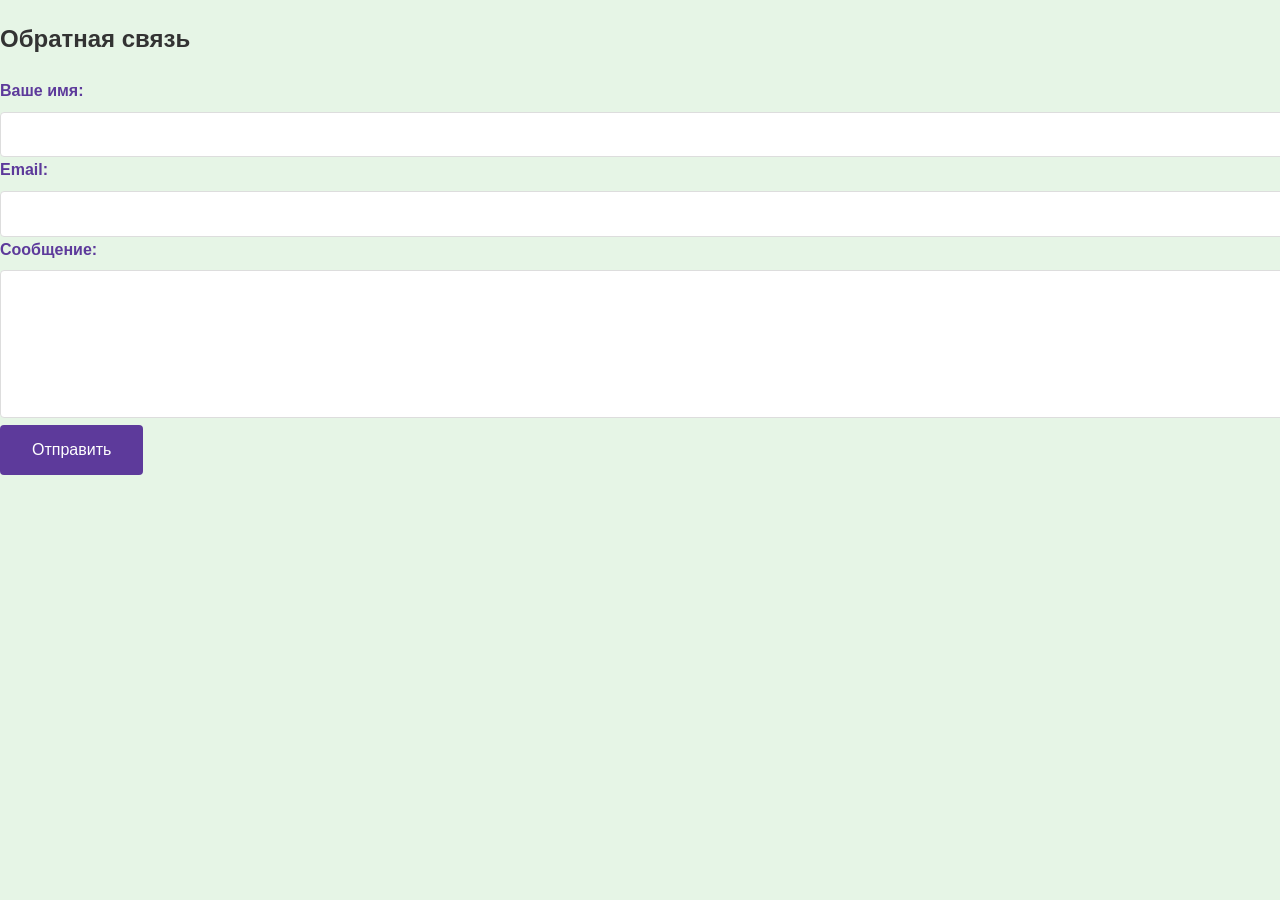
<file: contacts.html>
<!DOCTYPE html>
<html lang="ru">
<head>
    <meta charset="UTF-8">
    <title>Связаться с нами</title>
    <link rel="stylesheet" href="style.css">
    <link rel="manifest" href="manifest.json">
</head>
<body>
    <div class="form-container">
        <h2>Обратная связь</h2>


        <form action="submit_form.php" method="post">
            <label for="name">Ваше имя:</label>
            <input type="text" id="name" name="name" required>

            <label for="email">Email:</label>
            <input type="email" id="email" name="email" required>

            <label for="message">Сообщение:</label>
            <textarea id="message" name="message" required></textarea>

            <button type="submit">Отправить</button>
        </form>
    </div>

    
</body>
</html>
</file>
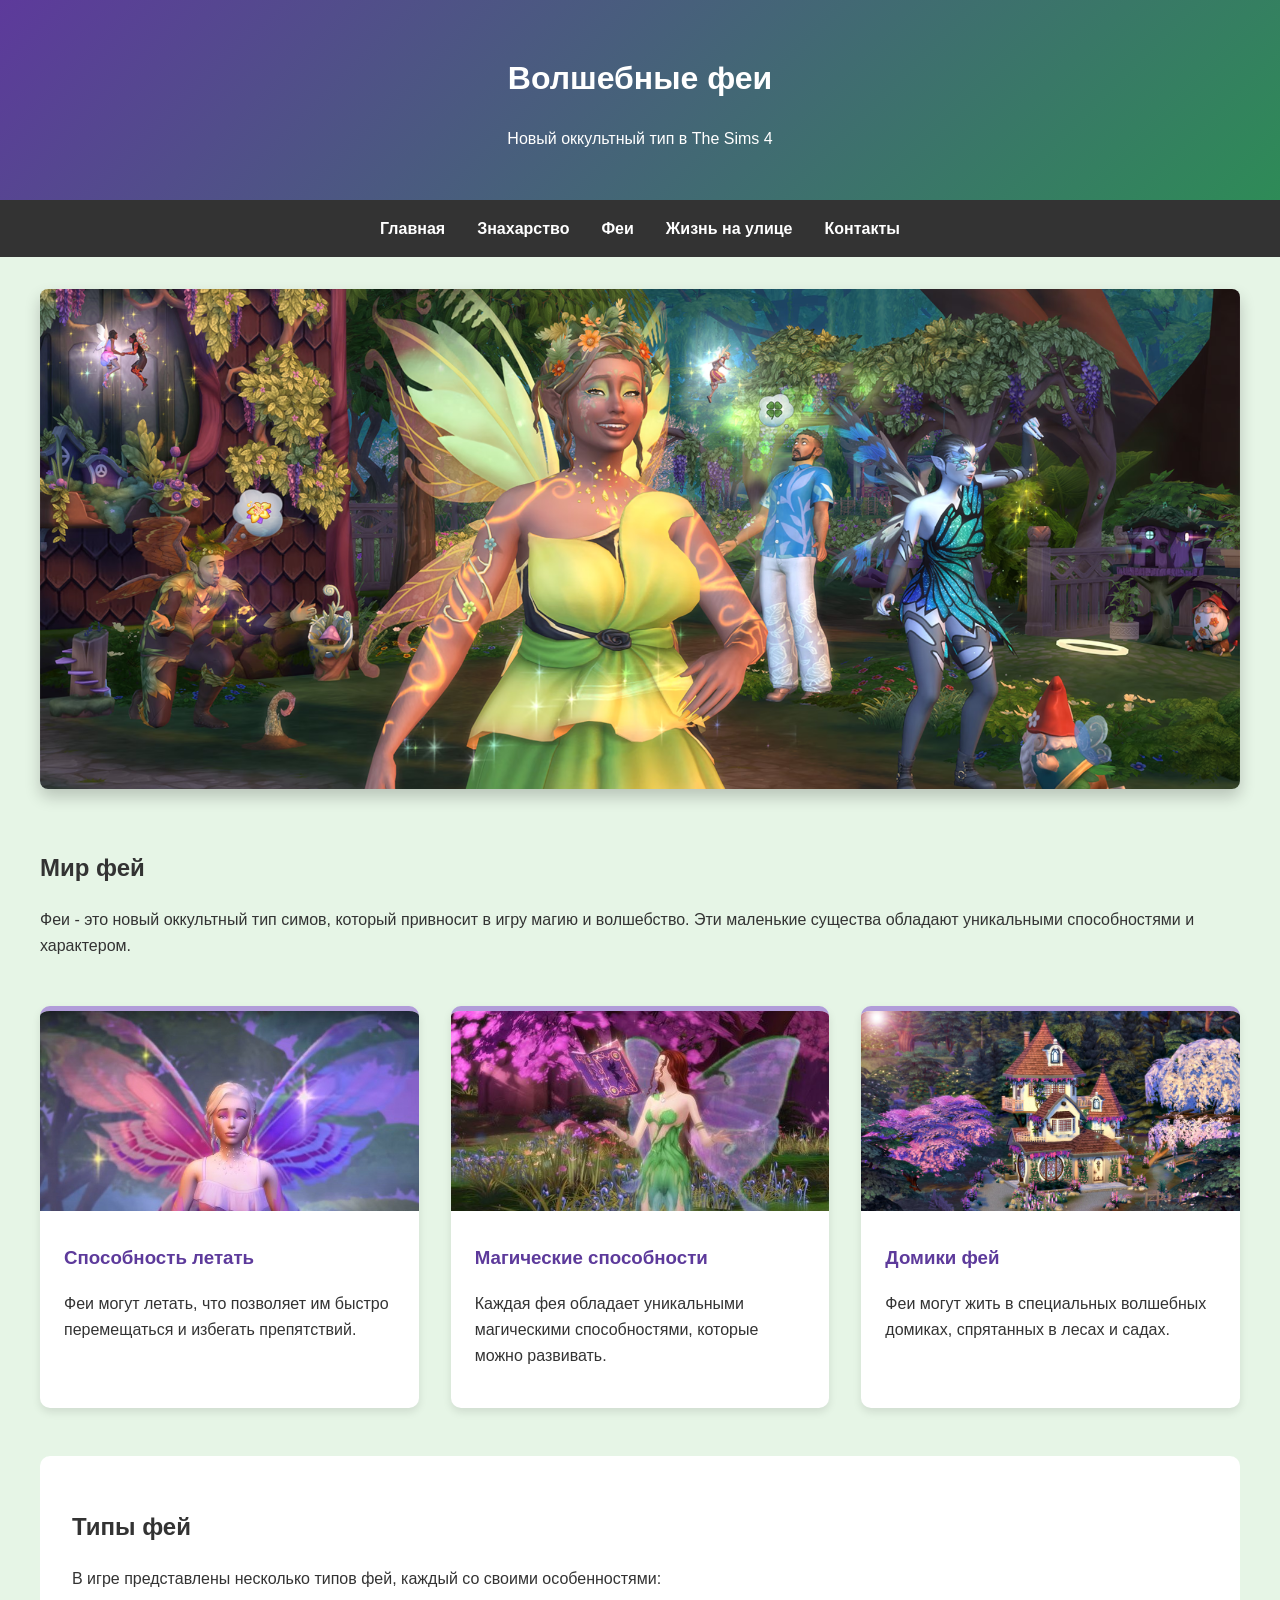
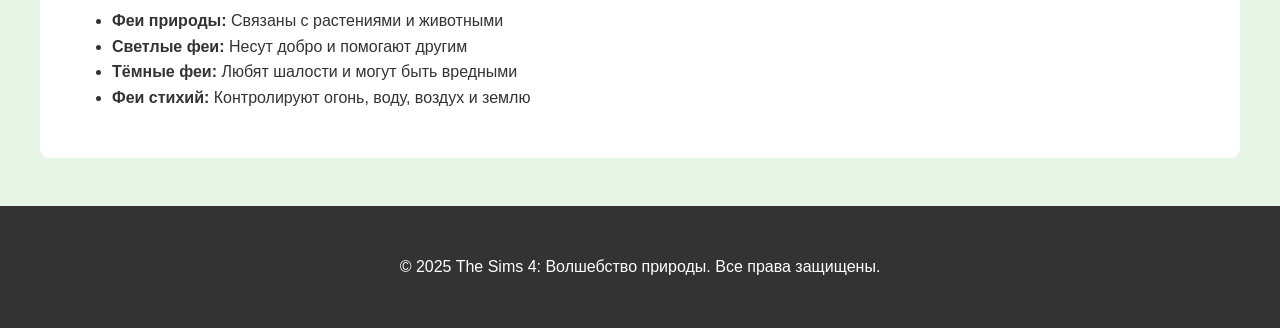
<file: fairies.html>
<!DOCTYPE html>
<html lang="ru">
<head>
    <link rel="manifest" href="manifest.json">
    <meta charset="UTF-8">
    <meta name="viewport" content="width=device-width, initial-scale=1.0">
    <title>The Sims 4: Волшебные феи</title>
    <link rel="stylesheet" href="style.css">
    <style>
        .fairy-features {
            display: flex;
            flex-wrap: wrap;
            gap: 2rem;
            margin: 3rem 0;
        }
        
        .fairy-card {
            flex: 1;
            min-width: 300px;
            background: white;
            border-radius: 10px;
            overflow: hidden;
            box-shadow: 0 4px 8px rgba(0,0,0,0.1);
            border-top: 5px solid var(--accent);
        }
        
        .fairy-card img {
            width: 100%;
            height: 200px;
            object-fit: cover;
        }
        
        .fairy-content {
            padding: 1.5rem;
        }
        
        .fairy-card h3 {
            color: var(--primary);
            margin-top: 0;
        }
        
        .fairy-types {
            background: white;
            padding: 2rem;
            border-radius: 10px;
            margin: 2rem 0;
        }
    </style>
</head>
<body>
    <header>
        <div class="container">
            <h1>Волшебные феи</h1>
            <p class="subtitle">Новый оккультный тип в The Sims 4</p>
        </div>
    </header>
    
    <nav>
        <ul>
            <li><a href="index.html">Главная</a></li>
            <li><a href="herbalism.html">Знахарство</a></li>
            <li><a href="fairies.html">Феи</a></li>
            <li><a href="outdoor.html">Жизнь на улице</a></li>
            <li><a href="contacts.html">Контакты</a></li>
        </ul>
    </nav>
    
    <div class="container">
        <img src="images/fairies-main.avif" alt="Феи в The Sims 4" class="main-image">
        
        <h2>Мир фей</h2>
        <p>Феи - это новый оккультный тип симов, который привносит в игру магию и волшебство. Эти маленькие существа обладают уникальными способностями и характером.</p>
        
        <div class="fairy-features">
            <div class="fairy-card">
                <img src="images/fairy-flight.jpg" alt="Полёт фей">
                <div class="fairy-content">
                    <h3>Способность летать</h3>
                    <p>Феи могут летать, что позволяет им быстро перемещаться и избегать препятствий.</p>
                </div>
            </div>
            
            <div class="fairy-card">
                <img src="images/fairy-magic.jpg" alt="Магия фей">
                <div class="fairy-content">
                    <h3>Магические способности</h3>
                    <p>Каждая фея обладает уникальными магическими способностями, которые можно развивать.</p>
                </div>
            </div>
            
            <div class="fairy-card">
                <img src="images/fairy-house.jpg" alt="Домики фей">
                <div class="fairy-content">
                    <h3>Домики фей</h3>
                    <p>Феи могут жить в специальных волшебных домиках, спрятанных в лесах и садах.</p>
                </div>
            </div>
        </div>
        
        <div class="fairy-types">
            <h2>Типы фей</h2>
            <p>В игре представлены несколько типов фей, каждый со своими особенностями:</p>
            
            <ul>
                <li><strong>Феи природы:</strong> Связаны с растениями и животными</li>
                <li><strong>Светлые феи:</strong> Несут добро и помогают другим</li>
                <li><strong>Тёмные феи:</strong> Любят шалости и могут быть вредными</li>
                <li><strong>Феи стихий:</strong> Контролируют огонь, воду, воздух и землю</li>
            </ul>
        </div>
    </div>
    
    <footer>
        <div class="container">
            <p>© 2025 The Sims 4: Волшебство природы. Все права защищены.</p>
        </div>
    </footer>
</body>
</html>
</file>
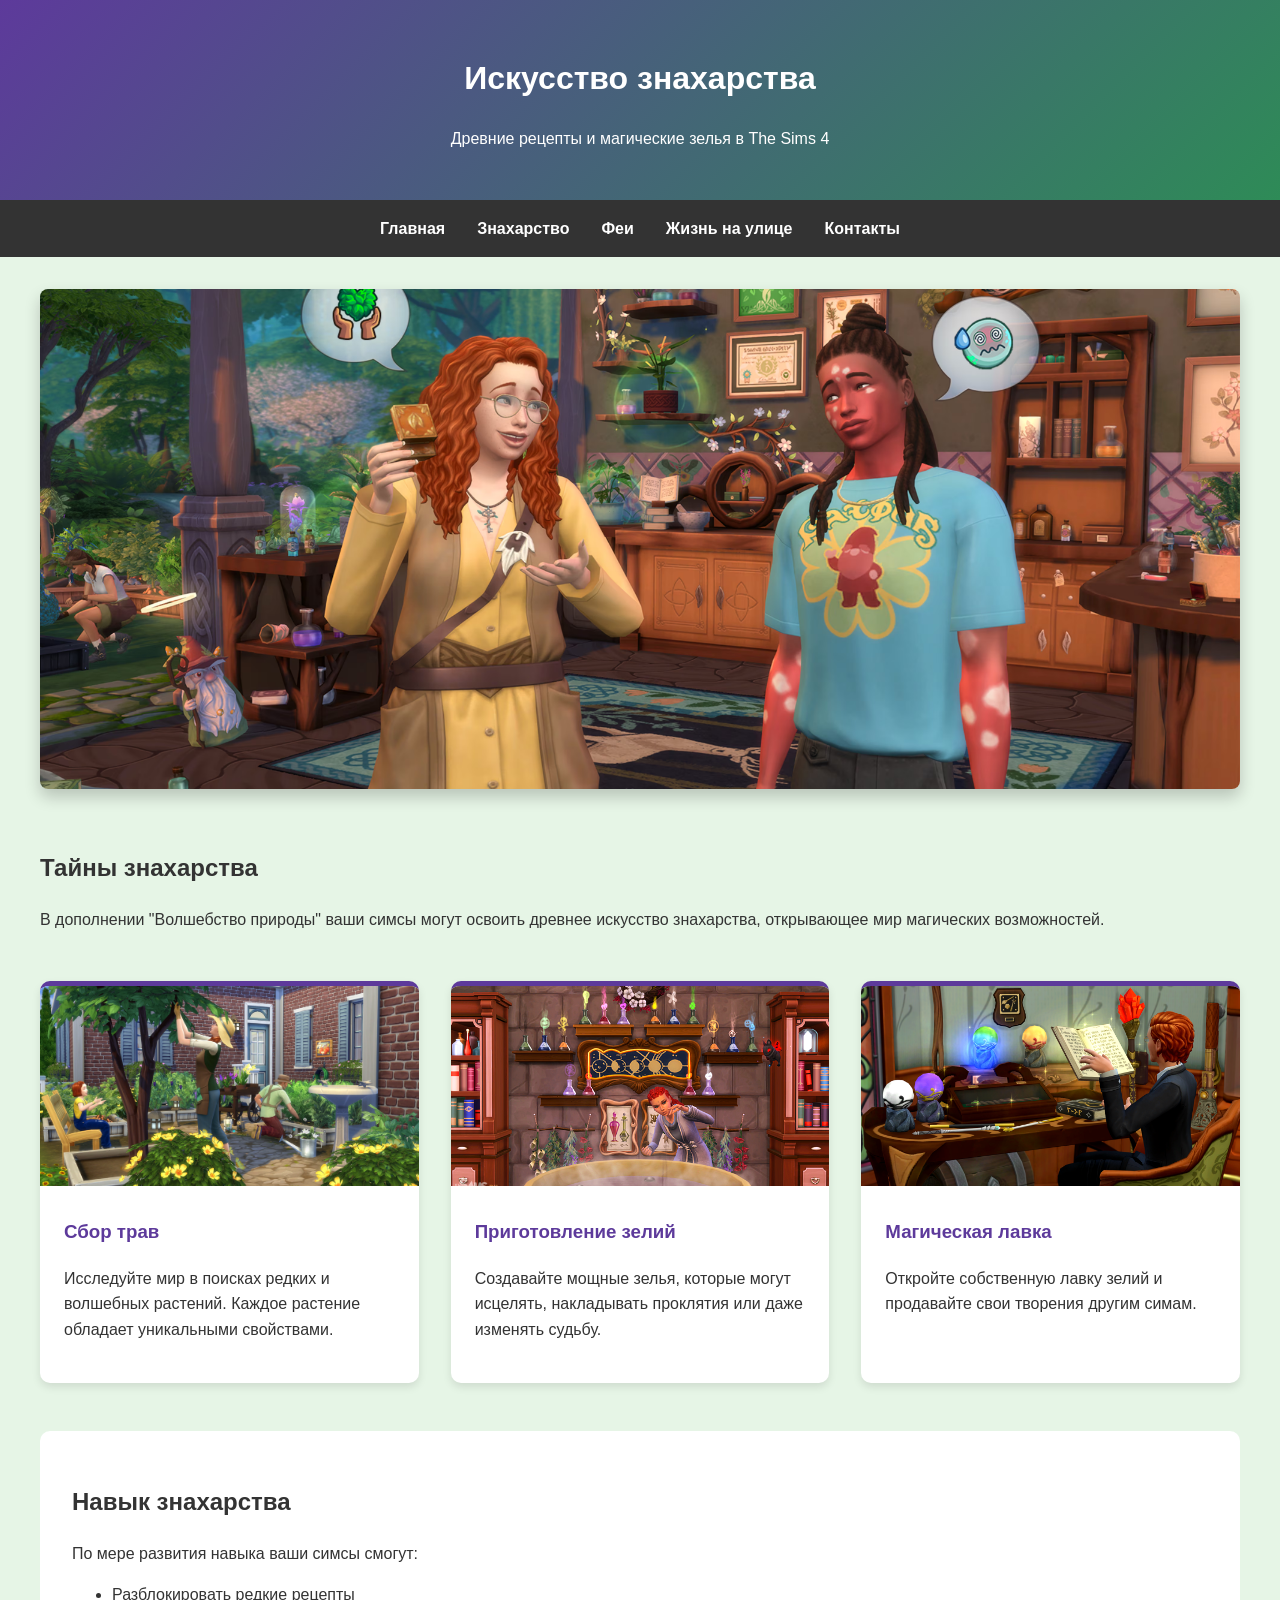
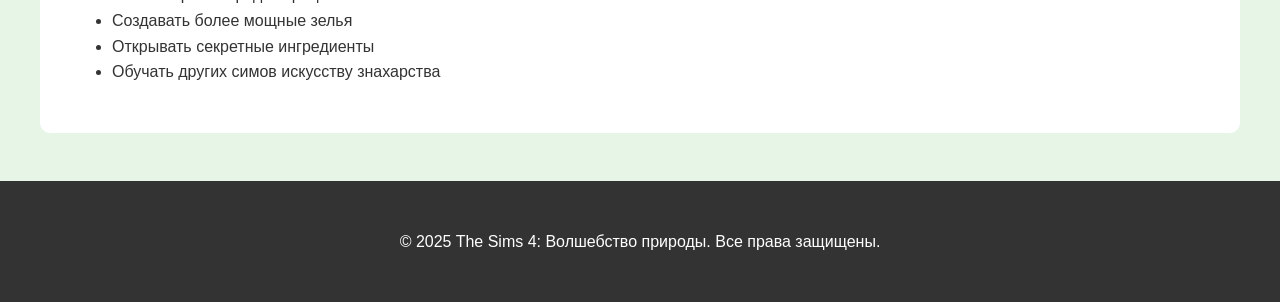
<file: herbalism.html>
<!DOCTYPE html>
<html lang="ru">
<head>
    <link rel="manifest" href="manifest.json">
    <meta charset="UTF-8">
    <meta name="viewport" content="width=device-width, initial-scale=1.0">
    <title>The Sims 4: Искусство знахарства</title>
    <link rel="stylesheet" href="style.css">
    <style>
        .herbalism-features {
            display: grid;
            grid-template-columns: repeat(auto-fit, minmax(300px, 1fr));
            gap: 2rem;
            margin: 3rem 0;
        }
        
        .herb-card {
            background: white;
            border-radius: 10px;
            overflow: hidden;
            box-shadow: 0 4px 8px rgba(0,0,0,0.1);
            border-top: 5px solid var(--primary);
        }
        
        .herb-card img {
            width: 100%;
            height: 200px;
            object-fit: cover;
        }
        
        .herb-content {
            padding: 1.5rem;
        }
        
        .herb-card h3 {
            color: var(--primary);
            margin-top: 0;
        }
    </style>
</head>
<body>
    <header>
        <div class="container">
            <h1>Искусство знахарства</h1>
            <p class="subtitle">Древние рецепты и магические зелья в The Sims 4</p>
        </div>
    </header>
    
    <nav>
        <ul>
            <li><a href="index.html">Главная</a></li>
            <li><a href="herbalism.html">Знахарство</a></li>
            <li><a href="fairies.html">Феи</a></li>
            <li><a href="outdoor.html">Жизнь на улице</a></li>
            <li><a href="contacts.html">Контакты</a></li>
        </ul>
    </nav>
    
    <div class="container">
        <img src="images/herbalism-main.avif" alt="Знахарство в The Sims 4" class="main-image">
        
        <h2>Тайны знахарства</h2>
        <p>В дополнении "Волшебство природы" ваши симсы могут освоить древнее искусство знахарства, открывающее мир магических возможностей.</p>
        
        <div class="herbalism-features">
            <div class="herb-card">
                <img src="images/herbs-collecting.jpg" alt="Сбор трав">
                <div class="herb-content">
                    <h3>Сбор трав</h3>
                    <p>Исследуйте мир в поисках редких и волшебных растений. Каждое растение обладает уникальными свойствами.</p>
                </div>
            </div>
            
            <div class="herb-card">
                <img src="images/potion-making.jpg" alt="Приготовление зелий">
                <div class="herb-content">
                    <h3>Приготовление зелий</h3>
                    <p>Создавайте мощные зелья, которые могут исцелять, накладывать проклятия или даже изменять судьбу.</p>
                </div>
            </div>
            
            <div class="herb-card">
                <img src="images/herbal-shop.jpg" alt="Магическая лавка">
                <div class="herb-content">
                    <h3>Магическая лавка</h3>
                    <p>Откройте собственную лавку зелий и продавайте свои творения другим симам.</p>
                </div>
            </div>
        </div>
        
<div class="fairy-types">
            <h2>Навык знахарства</h2>
            <p>По мере развития навыка ваши симсы смогут:</p>
            
            <ul>
                <li> Разблокировать редкие рецепты</li>
                <li> Создавать более мощные зелья</li>
                <li> Открывать секретные ингредиенты</li>
                <li> Обучать других симов искусству знахарства</li>
            </ul>
        </div>
    </div>

    <footer>
        <div class="container">
            <p>© 2025 The Sims 4: Волшебство природы. Все права защищены.</p>
        </div>
    </footer>
</body>
</html>
</file>
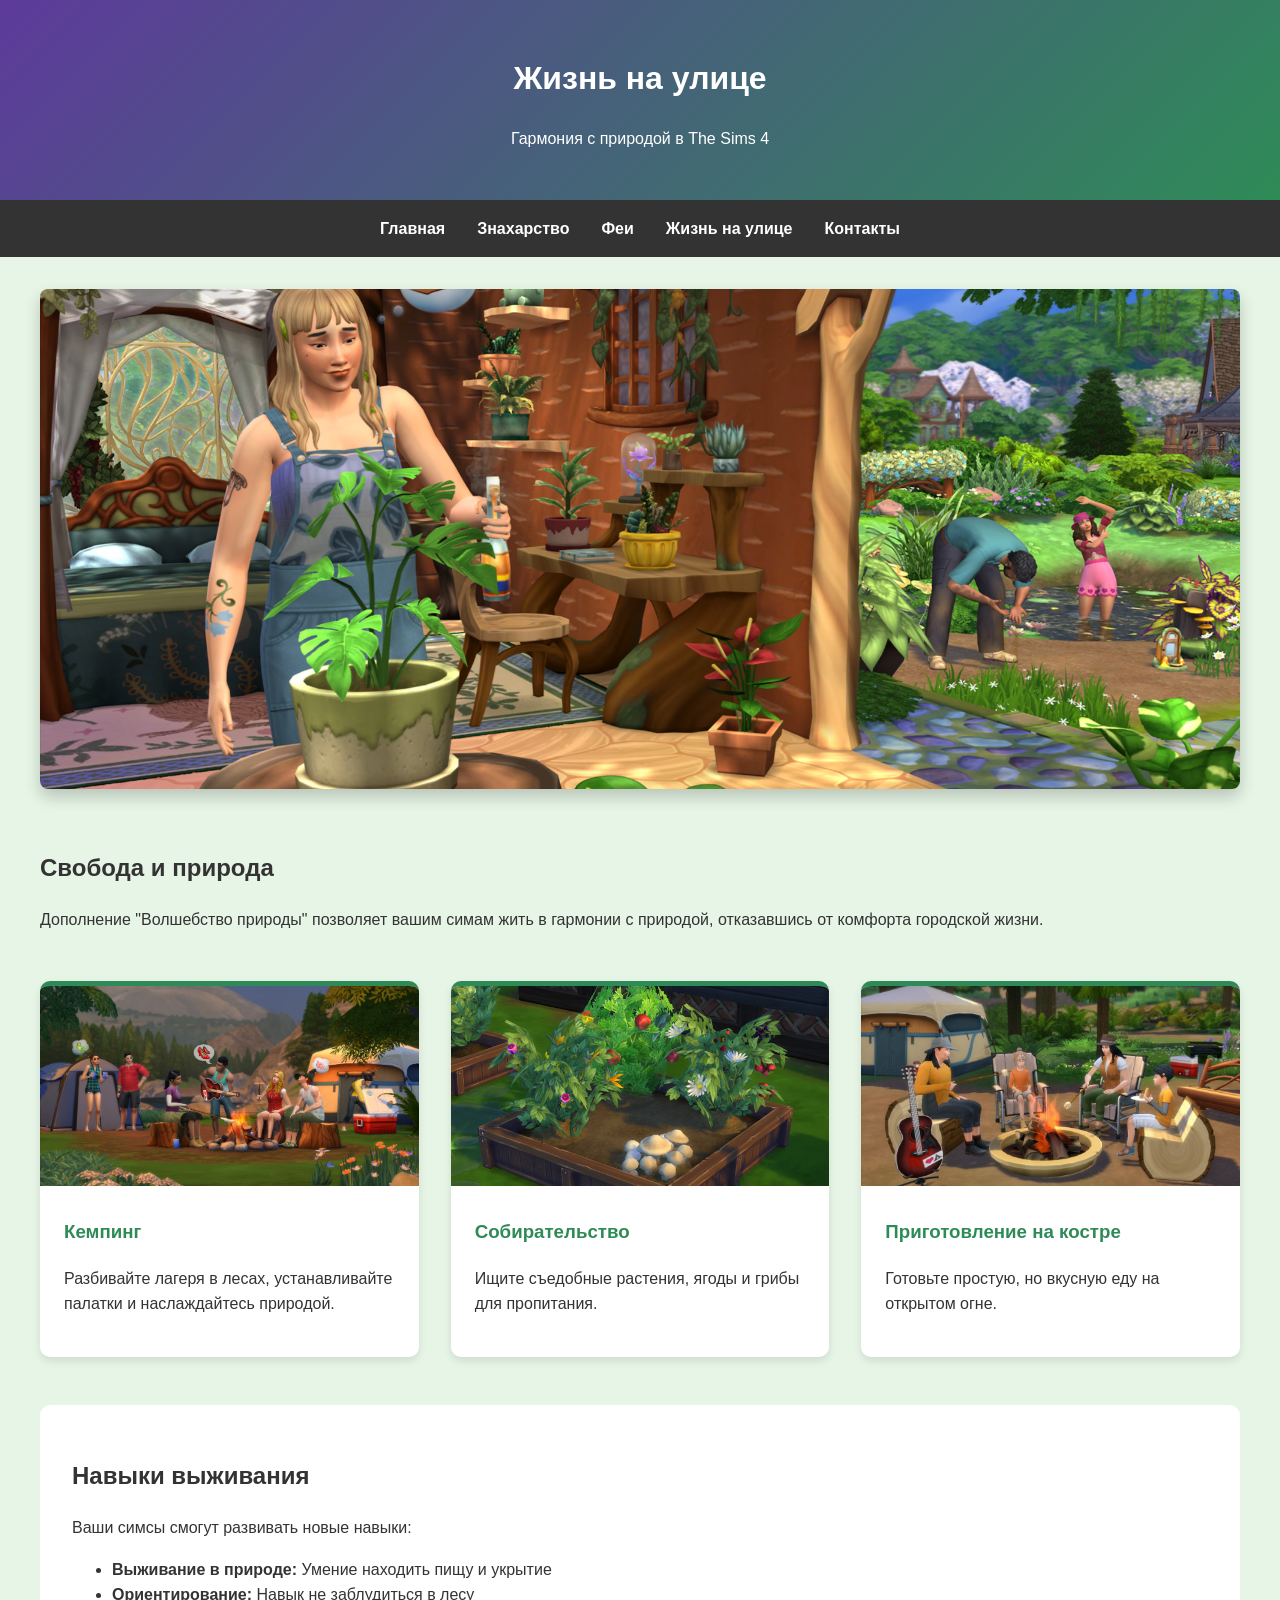
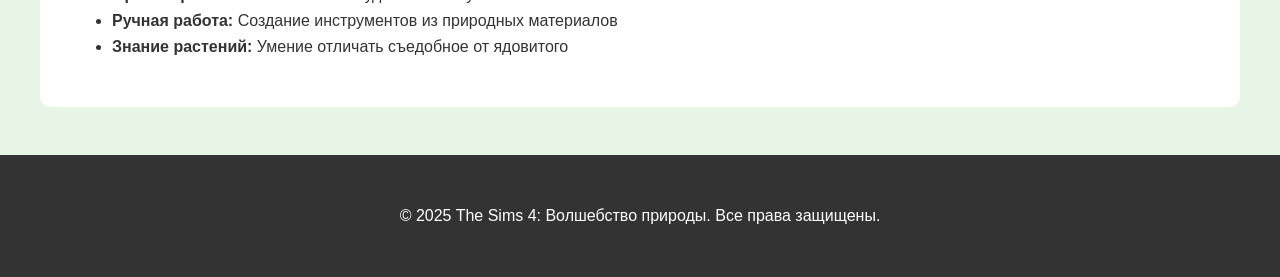
<file: outdoor.html>
<!DOCTYPE html>
<html lang="ru">
<head>
    <link rel="manifest" href="manifest.json">
    <meta charset="UTF-8">
    <meta name="viewport" content="width=device-width, initial-scale=1.0">
    <title>The Sims 4: Жизнь на улице</title>
    <link rel="stylesheet" href="style.css">
    <style>
        .outdoor-activities {
            display: grid;
            grid-template-columns: repeat(auto-fit, minmax(300px, 1fr));
            gap: 2rem;
            margin: 3rem 0;
        }
        
        .activity-card {
            background: white;
            border-radius: 10px;
            overflow: hidden;
            box-shadow: 0 4px 8px rgba(0,0,0,0.1);
            border-top: 5px solid var(--secondary);
        }
        
        .activity-card img {
            width: 100%;
            height: 200px;
            object-fit: cover;
        }
        
        .activity-content {
            padding: 1.5rem;
        }
        
        .activity-card h3 {
            color: var(--secondary);
            margin-top: 0;
        }
        
        .skills-section {
            background: white;
            padding: 2rem;
            border-radius: 10px;
            margin: 2rem 0;
        }
    </style>
</head>
<body>
    <header>
        <div class="container">
            <h1>Жизнь на улице</h1>
            <p class="subtitle">Гармония с природой в The Sims 4</p>
        </div>
    </header>
    
    <nav>
        <ul>
            <li><a href="index.html">Главная</a></li>
            <li><a href="herbalism.html">Знахарство</a></li>
            <li><a href="fairies.html">Феи</a></li>
            <li><a href="outdoor.html">Жизнь на улице</a></li>
            <li><a href="contacts.html">Контакты</a></li>
        </ul>
    </nav>
    
    <div class="container">
        <img src="images/outdoor-main.avif" alt="Жизнь на улице в The Sims 4" class="main-image">
        
        <h2>Свобода и природа</h2>
        <p>Дополнение "Волшебство природы" позволяет вашим симам жить в гармонии с природой, отказавшись от комфорта городской жизни.</p>
        
        <div class="outdoor-activities">
            <div class="activity-card">
                <img src="images/camping.jpg" alt="Кемпинг">
                <div class="activity-content">
                    <h3>Кемпинг</h3>
                    <p>Разбивайте лагеря в лесах, устанавливайте палатки и наслаждайтесь природой.</p>
                </div>
            </div>
            
            <div class="activity-card">
                <img src="images/foraging.jpg" alt="Собирательство">
                <div class="activity-content">
                    <h3>Собирательство</h3>
                    <p>Ищите съедобные растения, ягоды и грибы для пропитания.</p>
                </div>
            </div>
            
            <div class="activity-card">
                <img src="images/bonfire.jpg" alt="Костёр">
                <div class="activity-content">
                    <h3>Приготовление на костре</h3>
                    <p>Готовьте простую, но вкусную еду на открытом огне.</p>
                </div>
            </div>
        </div>
        
        <div class="skills-section">
            <h2>Навыки выживания</h2>
            <p>Ваши симсы смогут развивать новые навыки:</p>
            
            <ul>
                <li><strong>Выживание в природе:</strong> Умение находить пищу и укрытие</li>
                <li><strong>Ориентирование:</strong> Навык не заблудиться в лесу</li>
                <li><strong>Ручная работа:</strong> Создание инструментов из природных материалов</li>
                <li><strong>Знание растений:</strong> Умение отличать съедобное от ядовитого</li>
            </ul>
        </div>
    </div>
    
    <footer>
        <div class="container">
            <p>© 2025 The Sims 4: Волшебство природы. Все права защищены.</p>
        </div>
    </footer>
</body>
</html>
</file>
<file: style.css>
:root {
    --primary: #5d3a9b;  /* Фиолетовый */
    --secondary: #2e8b57;  /* Зеленый */
    --accent: #b19cd9;  /* Светло-фиолетовый */
    --light-green: #e6f5e6;  /* Очень светлый зеленый */
    --light: #f9f9f9;
    --dark: #333;
}

body {
    font-family: 'Segoe UI', Tahoma, Geneva, Verdana, sans-serif;
    margin: 0;
    padding: 0;
    background-color: var(--light-green);
    color: var(--dark);
    line-height: 1.6;
}

header {
    background: linear-gradient(135deg, var(--primary), var(--secondary));
    color: white;
    padding: 2rem 0;
    text-align: center;
    box-shadow: 0 4px 12px rgba(0,0,0,0.1);
}

nav {
    background-color: var(--dark);
    padding: 1rem 0;
}

nav ul {
    list-style: none;
    padding: 0;
    margin: 0;
    display: flex;
    justify-content: center;
    gap: 2rem;
}

nav a {
    color: white;
    text-decoration: none;
    font-weight: bold;
    transition: color 0.3s;
}

nav a:hover {
    color: var(--accent);
}

.container {
    max-width: 1200px;
    margin: 0 auto;
    padding: 0 20px;
}

.main-image {
    width: 100%;
    max-height: 500px;
    object-fit: cover;
    border-radius: 8px;
    margin: 2rem 0;
    box-shadow: 0 8px 16px rgba(0,0,0,0.2);
}

.features {
    display: flex;
    flex-wrap: wrap;
    gap: 2rem;
    margin: 3rem 0;
    justify-content: center;
}

.feature-card {
    flex: 1;
    min-width: 300px;
    background: white;
    border-radius: 10px;
    padding: 1.5rem;
    box-shadow: 0 4px 8px rgba(0,0,0,0.1);
    transition: transform 0.3s;
}

.feature-card:hover {
    transform: translateY(-5px);
}

.btn {
    display: inline-block;
    background: var(--primary);
    color: white;
    padding: 0.8rem 1.5rem;
    border-radius: 4px;
    text-decoration: none;
    margin-top: 1rem;
    transition: background 0.3s;
}

.btn:hover {
    background: var(--secondary);
}

footer {
    text-align: center;
    padding: 2rem 0;
    background: var(--dark);
    color: white;
    margin-top: 3rem;
}

/* Стили для формы */
.contact-form {
    background: white;
    padding: 2rem;
    border-radius: 10px;
    box-shadow: 0 4px 8px rgba(0,0,0,0.1);
    max-width: 600px;
    margin: 3rem auto;
}

.form-group {
    margin-bottom: 1.5rem;
}

label {
    display: block;
    margin-bottom: 0.5rem;
    font-weight: bold;
    color: var(--primary);
}

input, textarea, select {
    width: 100%;
    padding: 0.8rem;
    border: 1px solid #ddd;
    border-radius: 4px;
    font-family: inherit;
    font-size: 1rem;
}

textarea {
    min-height: 120px;
    resize: vertical;
}

button {
    background: var(--primary);
    color: white;
    border: none;
    padding: 1rem 2rem;
    font-size: 1rem;
    border-radius: 4px;
    cursor: pointer;
    transition: background 0.3s;
}

button:hover {
    background: var(--secondary);
}

/* Специфичные стили для herbalism.html */
.herbalism-features {
    display: grid;
    grid-template-columns: repeat(auto-fit, minmax(300px, 1fr));
    gap: 2rem;
    margin: 3rem 0;
}

.herb-card {
    background: white;
    border-radius: 10px;
    overflow: hidden;
    box-shadow: 0 4px 8px rgba(0,0,0,0.1);
    border-top: 5px solid var(--primary);
}

.herb-card img {
    width: 100%;
    height: 200px;
    object-fit: cover;
}

.herb-content {
    padding: 1.5rem;
}

.herb-card h3 {
    color: var(--primary);
    margin-top: 0;
}

/* Специфичные стили для fairies.html */
.fairy-features {
    display: flex;
    flex-wrap: wrap;
    gap: 2rem;
    margin: 3rem 0;
}

.fairy-card {
    flex: 1;
    min-width: 300px;
    background: white;
    border-radius: 10px;
    overflow: hidden;
    box-shadow: 0 4px 8px rgba(0,0,0,0.1);
    border-top: 5px solid var(--accent);
}

.fairy-card img {
    width: 100%;
    height: 200px;
    object-fit: cover;
}

.fairy-content {
    padding: 1.5rem;
}

.fairy-card h3 {
    color: var(--primary);
    margin-top: 0;
}

.fairy-types {
    background: white;
    padding: 2rem;
    border-radius: 10px;
    margin: 2rem 0;
}

/* Специфичные стили для outdoor.html */
.outdoor-activities {
    display: grid;
    grid-template-columns: repeat(auto-fit, minmax(300px, 1fr));
    gap: 2rem;
    margin: 3rem 0;
}

.activity-card {
    background: white;
    border-radius: 10px;
    overflow: hidden;
    box-shadow: 0 4px 8px rgba(0,0,0,0.1);
    border-top: 5px solid var(--secondary);
}

.activity-card img {
    width: 100%;
    height: 200px;
    object-fit: cover;
}

.activity-content {
    padding: 1.5rem;
}

.activity-card h3 {
    color: var(--secondary);
    margin-top: 0;
}

.skills-section {
    background: white;
    padding: 2rem;
    border-radius: 10px;
    margin: 2rem 0;
}
</file>
